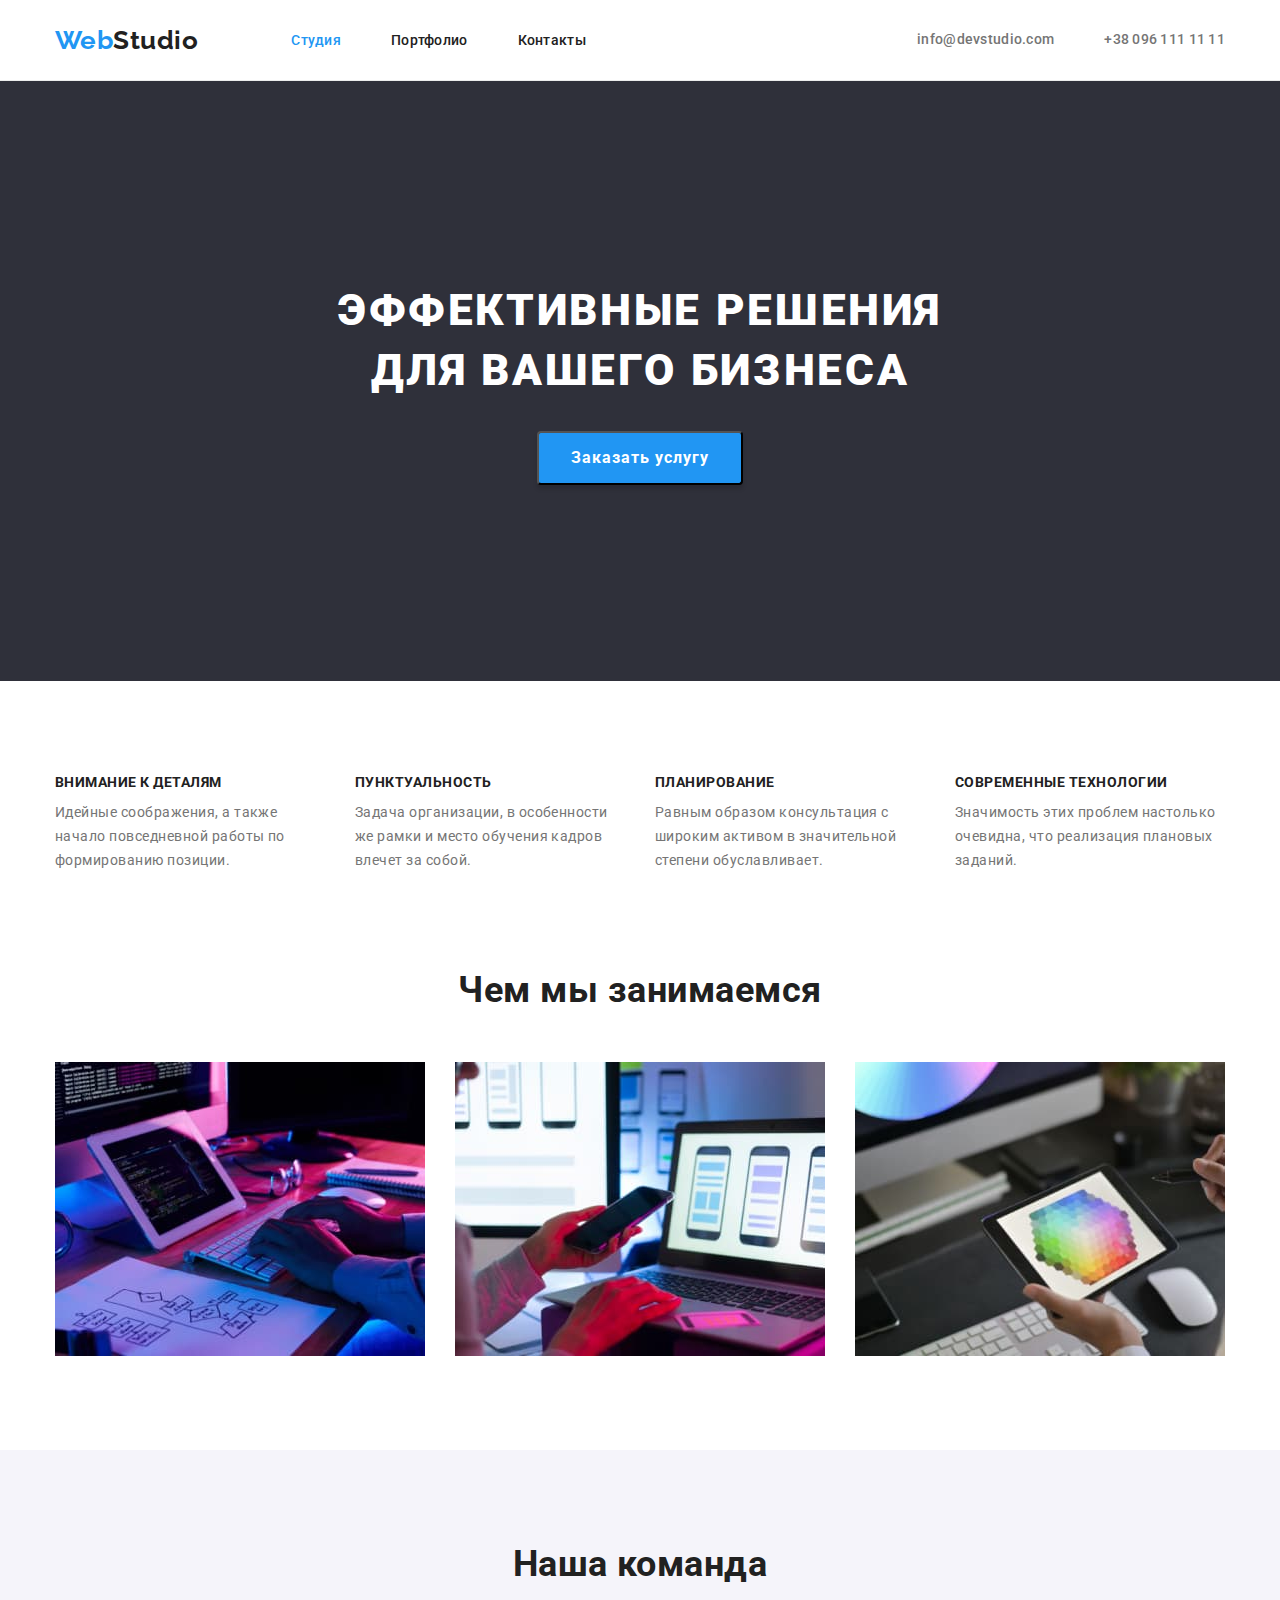
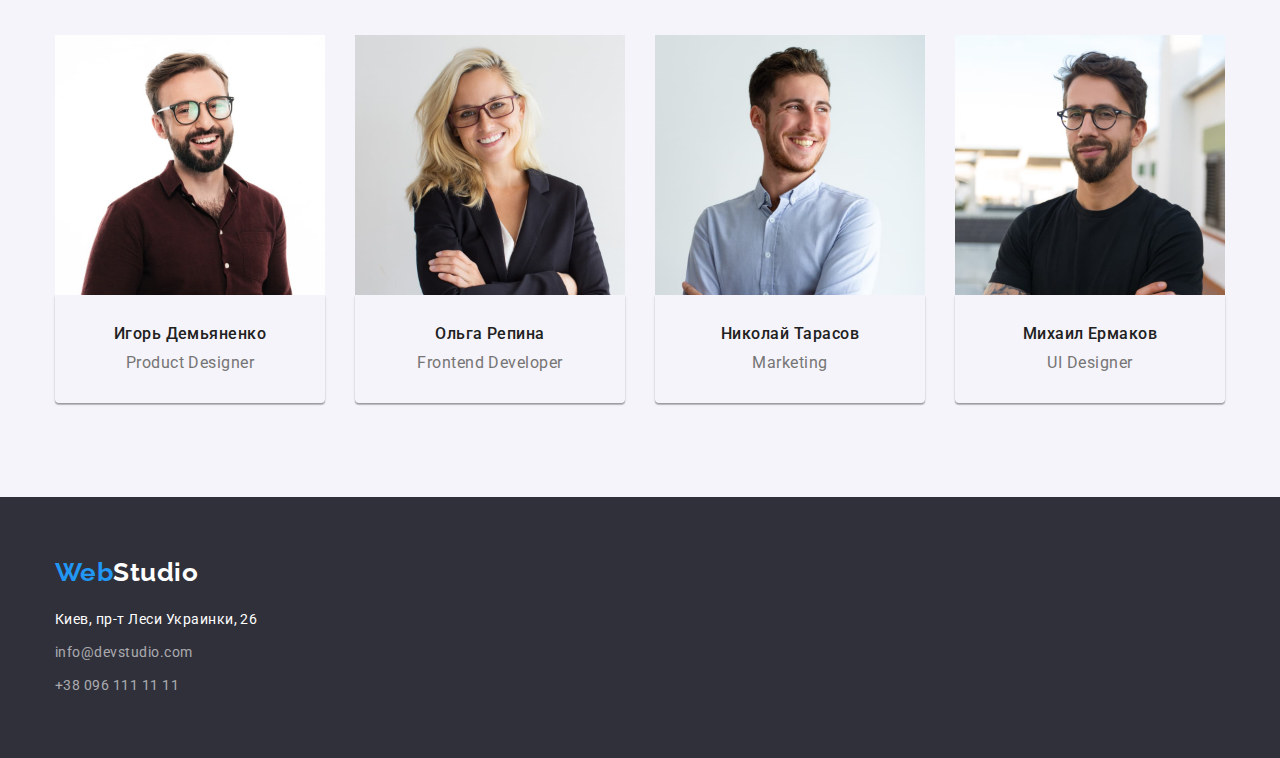
<file: index.html>
<!DOCTYPE html>
<html lang="en">
  <head class="page-header">
    <meta charset="UTF-8" />
    <meta http-equiv="X-UA-Compatible" content="IE=edge" />
    <meta name="viewport" content="width=device-width, initial-scale=1.0" />
    <title>goit-markup-hw-02</title>

    <link rel="preconnect" href="https://fonts.googleapis.com" />
    <link rel="preconnect" href="https://fonts.gstatic.com" crossorigin />
    <link
      href="https://fonts.googleapis.com/css2?family=Raleway:wght@700&family=Roboto:wght@400;500;700;900&display=swap"
      rel="stylesheet"
    />

    <link
      rel="stylesheet"
      href="https://cdnjs.cloudflare.com/ajax/libs/modern-normalize/1.1.0/modern-normalize.min.css"
    />

    <link rel="stylesheet" href="./css/styles.css" />
  </head>
  <body>
    <header class="header">
      <div class="container main-header">
        <nav class="header-nav">
          <a href="" class="header-logo link"
            >Web<span class="logo-dark">Studio</span></a
          >
          <ul class="nav-list list">
            <li class="nav-item"><a href="" class="link current">Студия</a></li>
            <li class="nav-item">
              <a href="./portfolio.html" class="link">Портфолио</a>
            </li>
            <li class="nav-item"><a href="" class="link">Контакты</a></li>
          </ul>
        </nav>

        <ul class="auth-nav list">
          <li class="auth-sent">
            <a
              href="mailto:info@devstudio.com"
              target="_blank"
              rel="noopener noindex nofollow"
              class="link"
              >info@devstudio.com</a
            >
          </li>
          <li class="auth-sent">
            <a
              href="tel:+380961111111"
              target="_blank"
              rel="noopener noindex nofollow"
              class="link"
              >+38 096 111 11 11</a
            >
          </li>
        </ul>
      </div>
    </header>

    <main>
      <!-- Блок героя -->
      <section class="hero">
        <div class="container">
          <h1 class="hero-title">
            Эффективные решения <br />
            для вашего бизнеса
          </h1>

          <button type="button" class="hero-button">Заказать услугу</button>
        </div>
      </section>

      <!-- Наші переваги -->
      <section class="section">
        <div class="container">
          <h2 class="visually-hidden">Наші переваги</h2>

          <ul class="features-list list">
            <li class="features-item">
              <h3 class="features-title">Внимание к деталям</h3>
              <p class="features-text">
                Идейные соображения, а также начало повседневной работы по
                формированию позиции.
              </p>
            </li>

            <li class="features-item">
              <h3 class="features-title">Пунктуальность</h3>
              <p class="features-text">
                Задача организации, в особенности же рамки и место обучения
                кадров влечет за собой.
              </p>
            </li>

            <li class="features-item">
              <h3 class="features-title">Планирование</h3>
              <p class="features-text">
                Равным образом консультация с широким активом в значительной
                степени обуславливает.
              </p>
            </li>

            <li class="features-item">
              <h3 class="features-title">Современные технологии</h3>
              <p class="features-text">
                Значимость этих проблем настолько очевидна, что реализация
                плановых заданий.
              </p>
            </li>
          </ul>
        </div>
      </section>

      <!-- Чем мы занимаемся -->
      <section class="section work">
        <div class="container">
          <h2 class="section-title works-title">Чем мы занимаемся</h2>

          <ul class="works-list list">
            <li class="works-item">
              <img src="./images/img(1).jpg" alt="фото" width="370" />
            </li>
            <li class="works-item">
              <img src="./images/img(2).jpg" alt="фото" width="370" />
            </li>
            <li class="works-item">
              <img src="./images/img(3).jpg" alt="фото" width="370" />
            </li>
          </ul>
        </div>
      </section>

      <!-- Наша команда -->
      <section class="section team">
        <div class="container">
          <h2 class="section-title title-teams">Наша команда</h2>

          <ul class="team-list list">
            <li class="team-item">
              <a class="team-link" href=""
                ><img
                  src="./images/img(4).jpg"
                  alt="Игорь Демьяненко"
                  width="270"
              /></a>
              <div class="team-container">
                <h3 class="team-title">Игорь Демьяненко</h3>
                <p class="team-text">Product Designer</p>
              </div>
            </li>

            <li class="team-item">
              <a class="team-link" href=""
                ><img src="./images/img(5).jpg" alt="Ольга Репина" width="270"
              /></a>
              <div class="team-container">
                <h3 class="team-title">Ольга Репина</h3>
                <p class="team-text">Frontend Developer</p>
              </div>
            </li>

            <li class="team-item">
              <a class="team-link" href=""
                ><img
                  src="./images/img(6).jpg"
                  alt="Николай Тарасов"
                  width="270"
              /></a>
              <div class="team-container">
                <h3 class="team-title">Николай Тарасов</h3>
                <p class="team-text">Marketing</p>
              </div>
            </li>

            <li class="team-item">
              <a class="team-link" href=""
                ><img
                  src="./images/img(7).jpg"
                  alt="Михаил Ермаков"
                  width="270"
              /></a>
              <div class="team-container">
                <h3 class="team-title">Михаил Ермаков</h3>
                <p class="team-text">UI Designer</p>
              </div>
            </li>
          </ul>
        </div>
      </section>
    </main>

    <!-- Футер -->
    <footer class="footer">
      <div class="container">
        <a href="" class="header-logo link"
          >Web<span class="logo-light">Studio</span>
        </a>

        <address class="address">
          <ul class="address-list list">
            <li class="address-item">
              <a
                href="https://goo.gl/maps/rnDaSSkSqu99BaFW7"
                class="address-maps link"
                >Киев, пр-т Леси Украинки, 26</a
              >
            </li>
            <li class="address-item">
              <a
                href="mailto:info@devstudio.com"
                target="_blank"
                rel="noopener noindex nofollow"
                class="address-link"
                >info@devstudio.com</a
              >
            </li>
            <li class="address-item">
              <a
                href="tel:+380961111111"
                target="_blank"
                rel="noopener noindex nofollow"
                class="address-link"
                >+38 096 111 11 11</a
              >
            </li>
          </ul>
        </address>
      </div>
    </footer>
  </body>
</html>
</file>
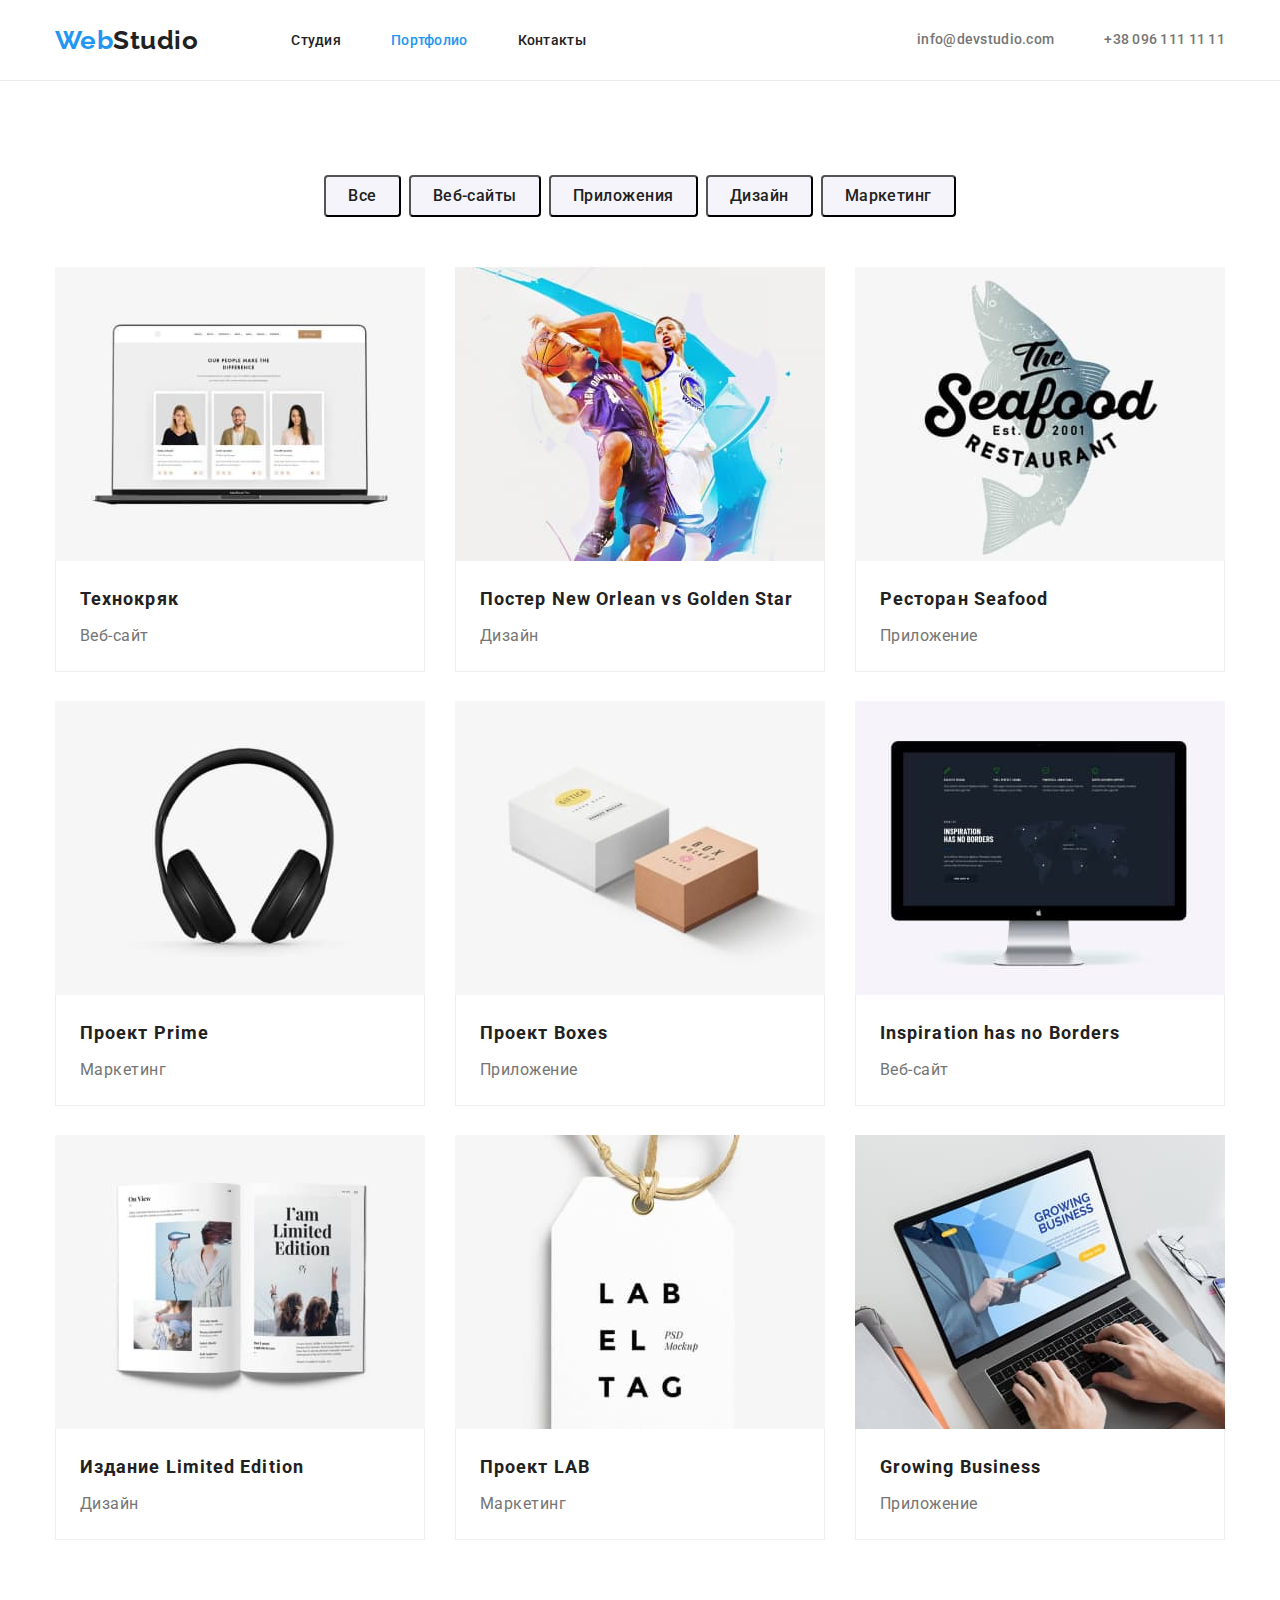
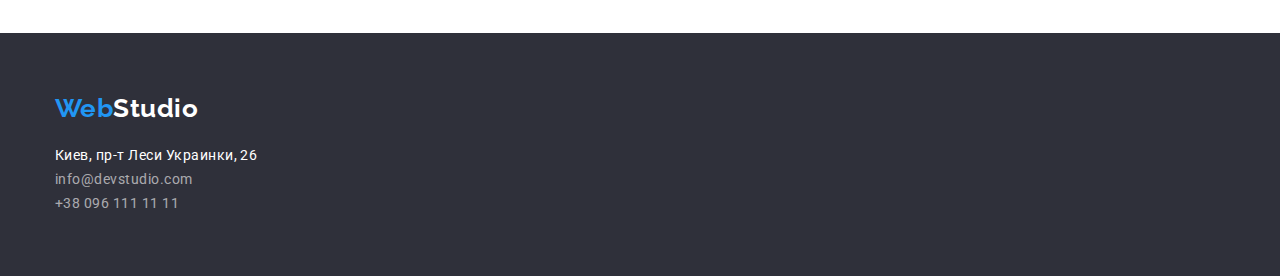
<file: portfolio.html>
<!DOCTYPE html>
<html lang="ru">
  <head>
    <meta charset="UTF-8" />
    <meta http-equiv="X-UA-Compatible" content="IE=edge" />
    <meta name="viewport" content="width=device-width, initial-scale=1.0" />
    <title>Портфолио</title>

    <link rel="preconnect" href="https://fonts.googleapis.com" />
    <link rel="preconnect" href="https://fonts.gstatic.com" crossorigin />
    <link
      href="https://fonts.googleapis.com/css2?family=Raleway:wght@700&family=Roboto:wght@400;500;700;900&display=swap"
      rel="stylesheet"
    />

    <link
      rel="stylesheet"
      href="https://cdnjs.cloudflare.com/ajax/libs/modern-normalize/1.1.0/modern-normalize.min.css"
    />

    <link rel="stylesheet" href="./css/styles.css" />
  </head>
  <body>
    <header class="header">
      <div class="container main-header">
        <nav class="header-nav">
          <a href="" class="header-logo link"
            >Web<span class="logo-dark">Studio</span></a
          >
          <ul class="nav-list list">
            <li class="nav-item">
              <a href="./index.html" class="link">Студия</a>
            </li>
            <li class="nav-item">
              <a href="" class="link current">Портфолио</a>
            </li>
            <li class="nav-item"><a href="" class="link">Контакты</a></li>
          </ul>
        </nav>

        <ul class="auth-nav list">
          <li class="auth-sent">
            <a
              href="mailto:info@devstudio.com"
              target="_blank"
              rel="noopener noindex nofollow"
              class="link"
              >info@devstudio.com</a
            >
          </li>
          <li class="auth-sent">
            <a
              href="tel:+380961111111"
              target="_blank"
              rel="noopener noindex nofollow"
              class="link"
              >+38 096 111 11 11</a
            >
          </li>
        </ul>
      </div>
    </header>

    <div class="div"></div>

    <main>
      <section class="section">
        <div class="container">
          <h1 class="visually-hidden">Фільтер по сторінці</h1>

          <ul class="navigation-list list">
            <li class="navigation-item">
              <button type="button" class="navigation-button">Все</button>
            </li>
            <li class="navigation-item">
              <button type="button" class="navigation-button">Веб-сайты</button>
            </li>
            <li class="navigation-item">
              <button type="button" class="navigation-button">
                Приложения
              </button>
            </li>
            <li class="navigation-item">
              <button type="button" class="navigation-button">Дизайн</button>
            </li>
            <li class="navigation-item">
              <button type="button" class="navigation-button">Маркетинг</button>
            </li>
          </ul>

          <ul class="filter-list list">
            <li class="filter-item">
              <a href="" class="filter-link link">
                <img
                  src="./images/k-1.jpg"
                  alt="Технокряк"
                  width="370"
                  class="filter-img"
                />
                <div class="filter-container">
                  <h2 class="filter-title">Технокряк</h2>
                  <p class="filter-text">Веб-сайт</p>
                </div>
              </a>
            </li>
            <li class="filter-item">
              <a href="" class="filter-link link">
                <img
                  src="./images/k-2.jpg"
                  alt="Дизайн"
                  width="370"
                  class="filter-img"
                />
                <div class="filter-container">
                  <h2 class="filter-title">Постер New Orlean vs Golden Star</h2>
                  <p class="filter-text">Дизайн</p>
                </div>
              </a>
            </li>
            <li class="filter-item">
              <a href="" class="filter-link link">
                <img
                  src="./images/k-3.jpg"
                  alt="Приложение"
                  width="370"
                  class="filter-img"
                />
                <div class="filter-container">
                  <h2 class="filter-title">Ресторан Seafood</h2>
                  <p class="filter-text">Приложение</p>
                </div>
              </a>
            </li>
            <li class="filter-item">
              <a href="" class="filter-link link">
                <img
                  src="./images/k-4.jpg"
                  alt="Маркетинг"
                  width="370"
                  class="filter-img"
                />
                <div class="filter-container">
                  <h2 class="filter-title">Проект Prime</h2>
                  <p class="filter-text">Маркетинг</p>
                </div>
              </a>
            </li>
            <li class="filter-item">
              <a href="" class="filter-link link">
                <img
                  src="./images/k-5.jpg"
                  alt="Приложение"
                  width="370"
                  class="filter-img"
                />
                <div class="filter-container">
                  <h2 class="filter-title">Проект Boxes</h2>
                  <p class="filter-text">Приложение</p>
                </div>
              </a>
            </li>
            <li class="filter-item">
              <a href="" class="filter-link link">
                <img
                  src="./images/k-6.jpg"
                  alt="Приложение"
                  width="370"
                  class="filter-img"
                />
                <div class="filter-container">
                  <h2 class="filter-title">Inspiration has no Borders</h2>
                  <p class="filter-text">Веб-сайт</p>
                </div>
              </a>
            </li>
            <li class="filter-item">
              <a href="" class="filter-link link">
                <img
                  src="./images/k-7.jpg"
                  alt="Дизайн"
                  width="370"
                  class="filter-img"
                />
                <div class="filter-container">
                  <h2 class="filter-title">Издание Limited Edition</h2>
                  <p class="filter-text">Дизайн</p>
                </div>
              </a>
            </li>
            <li class="filter-item">
              <a href="" class="filter-link link">
                <img
                  src="./images/k-8.jpg"
                  alt="Маркетинг"
                  width="370"
                  class="filter-img"
                />
                <div class="filter-container">
                  <h2 class="filter-title">Проект LAB</h2>
                  <p class="filter-text">Маркетинг</p>
                </div>
              </a>
            </li>
            <li class="filter-item">
              <a href="" class="filter-link link">
                <img
                  src="./images/k-9.jpg"
                  alt="Приложение"
                  width="370"
                  class="filter-img"
                />
                <div class="filter-container">
                  <h2 class="filter-title">Growing Business</h2>
                  <p class="filter-text">Приложение</p>
                </div>
              </a>
            </li>
          </ul>
        </div>
      </section>
    </main>

    <footer class="footer">
      <div class="container container-footer">
        <a href="" class="header-logo link"
          >Web<span class="logo-light">Studio</span></a
        >

        <address class="address">
          <ul class="address-list list">
            <li>
              <a
                href="https://goo.gl/maps/rnDaSSkSqu99BaFW7"
                class="address-maps link"
                >Киев, пр-т Леси Украинки, 26</a
              >
            </li>
            <li>
              <a
                href="mailto:info@devstudio.com"
                target="_blank"
                rel="noopener noindex nofollow"
                class="address-link"
                >info@devstudio.com</a
              >
            </li>
            <li>
              <a
                href="tel:+380961111111"
                target="_blank"
                rel="noopener noindex nofollow"
                class="address-link"
                >+38 096 111 11 11</a
              >
            </li>
          </ul>
        </address>
      </div>
    </footer>
  </body>
</html>
</file>
<file: css/styles.css>
/* колір основного тексту:  #757575; */
/* вторичний колір тексту:  #212121 */
/* Білий:  #ffffff */
/* Акцентний:  #2196F3 */
/* Колір фону г-ф #2F303A */

:root {
  --primary-text-color: #757575;
  --title-text-color: #212121;
  --accent-color: #2196f3;
  --text-white-color: #ffffff;
  --background-h-f-color: #2f303a;
}

body {
  font-family: Roboto, sans-serif;
  letter-spacing: 0.03em;

  color: var(--primary-text-color);
}

/*  загальні стилі до списків */
.list {
  padding: 0;
  margin: 0;
  list-style: none;
}

/* загальні стилі до силок */
.link {
  text-decoration: none;
}

img {
  display: block;
  max-width: 100%;
  margin: 0;
}

h1,
h2,
h3,
p {
  margin: 0;
}

.container {
  width: 1200px;
  margin: 0 auto;
  padding-left: 15px;
  padding-right: 15px;
}

/* Стилі до хедера */
.header {
  background-color: var(--text-white-color);

  border-bottom: 1px solid #ececec;
}

.main-header {
  display: flex;
}

.header-nav {
  display: flex;
  align-items: center;
}

/* styles do logo */
.header-logo {
  font-family: Raleway, sans-serif;
  font-weight: 700;
  font-size: 26px;
  line-height: 1.19;

  color: var(--accent-color);
}

.logo-dark {
  color: var(--title-text-color);
}

.logo-light {
  color: var(--text-white-color);
}

/* styles do site-nav */
.nav-list {
  display: flex;
  margin-left: 93px;
}

.nav-list .nav-item + .nav-item {
  margin-left: 50px;
}

.nav-list .link {
  padding-top: 32px;
  padding-bottom: 32px;

  color: var(--title-text-color);
  font-weight: 500;
  font-size: 14px;
  line-height: 1.14;
  letter-spacing: 0.02em;
}

.nav-list .link:hover,
.nav-list .link:focus {
  color: var(--accent-color);
}

.nav-list .link.current {
  color: var(--accent-color);
}

/* Styles do auth-link  (nav) */
.auth-nav {
  display: flex;
  align-items: center;
  margin-left: auto;
}

.auth-nav .auth-sent + .auth-sent {
  margin-left: 50px;
}

.auth-nav .link {
  display: block;

  padding-top: 32px;
  padding-bottom: 32px;

  color: var(--primary-text-color);
  font-weight: 500;
  font-size: 14px;
  line-height: 1.14;
  letter-spacing: 0.02em;
}

.auth-nav .link:hover,
.auth-nav .link:focus {
  color: var(--accent-color);
}

/* Styles do hero-title  (Блок героя ) */
.hero {
  height: 600px;

  padding-top: 200px;
  padding-bottom: 200px;

  text-align: center;

  background-color: var(--background-h-f-color);
}

.hero-title {
  margin-top: 0;
  margin-bottom: 30px;

  color: var(--text-white-color);
  font-weight: 900;
  font-size: 44px;
  line-height: 1.36;

  letter-spacing: 0.06em;
  text-transform: uppercase;
}

.hero-button {
  background-color: var(--accent-color);
  color: var(--text-white-color);
  font-weight: 700;
  font-size: 16px;
  line-height: 1.87;
  align-items: center;
  text-align: center;
  letter-spacing: 0.06em;
  cursor: pointer;

  padding: 10px 32px;

  box-shadow: 0px 4px 4px rgba(0, 0, 0, 0.15);
  border-radius: 4px;
}

/* Загальні стилі до секцій */
.section {
  padding-top: 94px;
  padding-bottom: 94px;
}

.section-title {
  color: var(--title-text-color);
  font-weight: 700;
  font-size: 36px;
  line-height: 1.16;

  text-align: center;
}

/* Стилі до скривающихся заголовків */
.visually-hidden {
  position: absolute;
  width: 1px;
  height: 1px;
  margin: -1px;
  border: 0;
  padding: 0;
  white-space: nowrap;
  clip-path: inset(100%);
  clip: rect(0 0 0 0);
  overflow: hidden;
}

/* Cтилі до section Наші переваги */
.features-list {
  display: flex;
}

.features-item {
  width: 270px;
  height: 101px;
}

.features-list .features-item + .features-item {
  margin-left: 30px;
}

.features-title {
  color: var(--title-text-color);
  font-weight: 700;
  font-size: 14px;
  line-height: 1.14;
  text-transform: uppercase;

  margin-top: 0;
  margin-bottom: 10px;
}

.features-text {
  font-size: 14px;
  line-height: 1.71;

  margin-top: 0;
  margin-bottom: 0;
}

/*  section Чем мы занимаемся  */
.work {
  padding-top: 0;
}

.works-title {
  margin-top: 0;
  margin-bottom: 50px;
}

.works-list {
  display: flex;
}

.works-item {
  width: 370px;
  height: 294px;
}

.works-list .works-item + .works-item {
  margin-left: 30px;
}

/*  section Наша команда */
.team {
  background-color: #f5f4fa;
}

.title-teams {
  margin-top: 0;
  margin-bottom: 50px;
}

.team-list {
  display: flex;
}

.team-list .team-item + .team-item {
  margin-left: 30px;
}

.team-item {
  width: 270px;
  height: 368px;
}

.team-container {
  display: block;
  text-align: center;

  padding-top: 30px;
  padding-bottom: 30px;

  box-shadow: 0px 1px 3px rgba(0, 0, 0, 0.12), 0px 1px 1px rgba(0, 0, 0, 0.14),
    0px 2px 1px rgba(0, 0, 0, 0.2);
  border-radius: 0px 0px 4px 4px;
}

.team-title {
  color: var(--title-text-color);
  font-weight: 500;
  font-size: 16px;
  line-height: 1.18;

  margin-top: 0;
  margin-bottom: 10px;
}

.team-text {
  font-size: 16px;
  line-height: 1.18;

  margin-top: 0;
  margin-bottom: 0;
}

/* загальні стилі до footera */
.footer {
  padding-top: 60px;
  padding-bottom: 60px;

  background-color: var(--background-h-f-color);
}

.address {
  font-style: normal;
}

.address-list {
  margin-top: 20px;
}

.address-list .address-item + .address-item {
  margin-top: 9px;
}

.address-maps {
  color: var(--text-white-color);
  font-size: 14px;
  line-height: 1.71;
}

.address-link {
  color: rgba(255, 255, 255, 0.6);
  text-decoration: none;
  font-size: 14px;
  line-height: 1.71;
}

/* СТИЛІ ДО ПОРТФОЛІО */
.navigation-list {
  display: flex;
  justify-content: center;

  margin-bottom: 50px;
}

.navigation-list .navigation-item + .navigation-item {
  margin-left: 8px;
}

.navigation-list .navigation-button:hover,
.navigation-list .navigation-button:focus {
  background-color: var(--accent-color);
  color: var(--text-white-color);
}

.navigation-button {
  padding: 6px 22px;

  background-color: #f5f4fa;
  color: var(--title-text-color);
  font-weight: 500;
  font-size: 16px;
  line-height: 1.62;
  text-align: center;
  letter-spacing: 0.03em;

  border-radius: 4px;
  cursor: pointer;
}

/* стилі до filter */
.filter-list {
  display: flex;
  flex-wrap: wrap;

  margin: -15px;
}

.filter-item {
  width: 370px;
  height: 404px;

  margin: 15px;
}

.filter-link {
  color: var(--primary-text-color);
}

.filter-container {
  padding: 20px 24px;

  border-right-width: 1px;
  border-right-style: solid;
  border-right-color: #eeeeee;

  border-bottom-width: 1px;
  border-bottom-style: solid;
  border-bottom-color: #eeeeee;

  border-left-width: 1px;
  border-left-style: solid;
  border-left-color: #eeeeee;
}

.filter-title {
  margin-bottom: 4px;

  color: var(--title-text-color);

  font-weight: 700;
  font-size: 18px;
  line-height: 2;

  letter-spacing: 0.06em;
}

.filter-text {
  font-size: 16px;
  line-height: 1.87;
}
</file>
